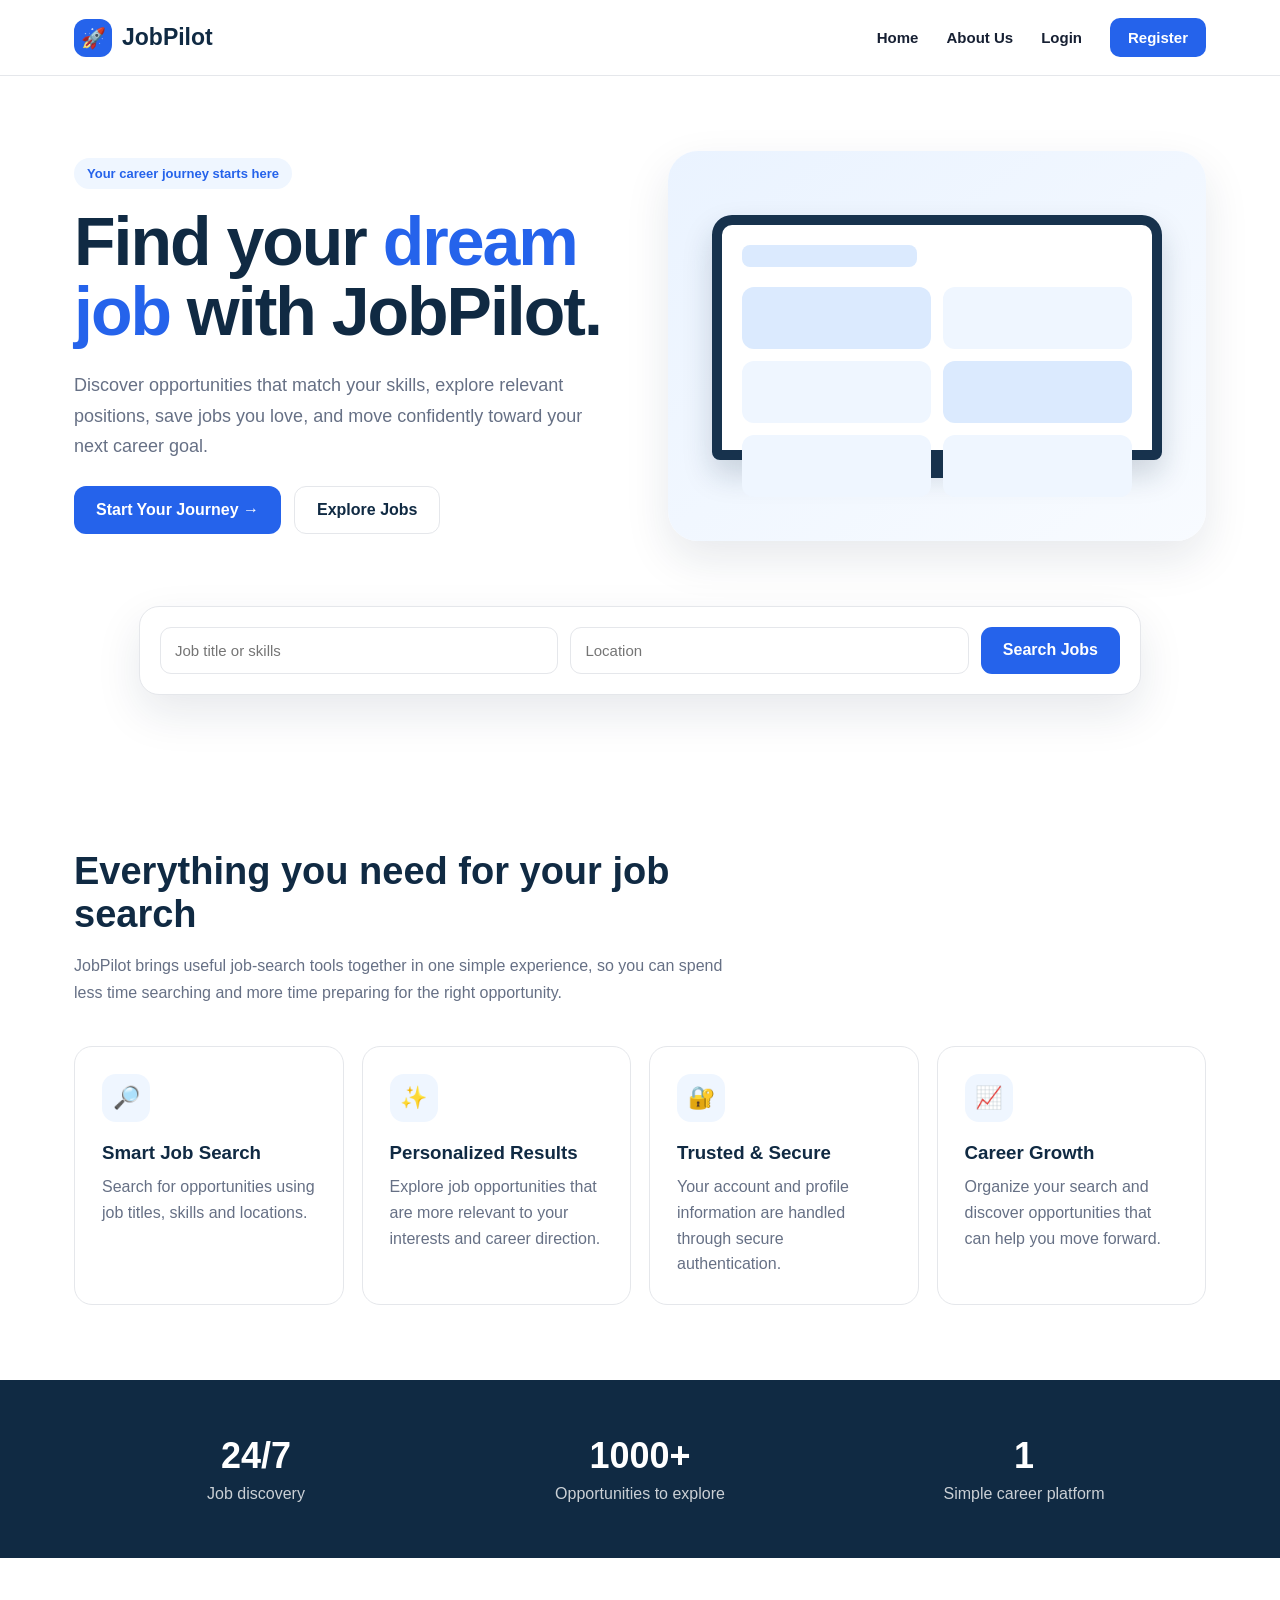
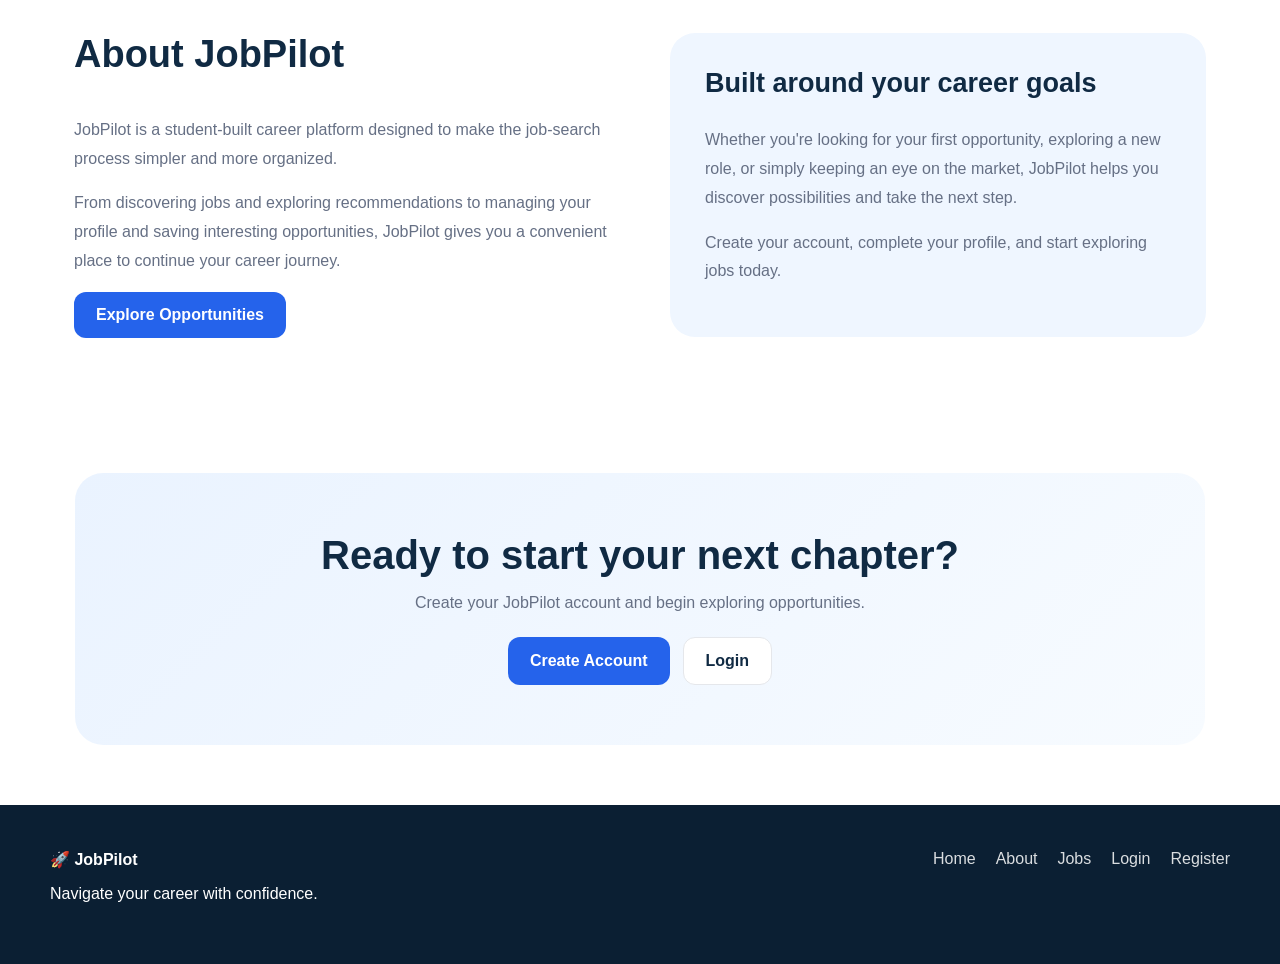
<file: index.html>
<!DOCTYPE html>
<html lang="en">
<head>
  <meta charset="UTF-8">
  <meta name="viewport" content="width=device-width, initial-scale=1.0">
  <meta name="description" content="JobPilot helps you discover relevant job opportunities and take the next step in your career.">
  <title>JobPilot | Find Your Next Opportunity</title>

  <link rel="stylesheet" href="css/home.css">
</head>

<body>

<header class="home-header">
  <nav class="home-nav">
    <a href="index.html" class="home-logo">
      <span class="logo-mark">🚀</span>
      <span>JobPilot</span>
    </a>

    <button
      class="menu-toggle"
      id="menuToggle"
      type="button"
      aria-label="Open navigation menu"
      aria-expanded="false">
      ☰
    </button>

    <div class="home-links" id="homeLinks">
      <a href="index.html">Home</a>
      <a href="#about">About Us</a>
      <a href="login.html">Login</a>
      <a href="register.html" class="nav-button">Register</a>
    </div>
  </nav>
</header>

<main>

  <section class="hero">
    <div>
      <span class="hero-badge">Your career journey starts here</span>

      <h1>
        Find your <span>dream job</span> with JobPilot.
      </h1>

      <p>
        Discover opportunities that match your skills, explore relevant
        positions, save jobs you love, and move confidently toward your
        next career goal.
      </p>

      <div class="hero-actions">
        <a href="register.html" class="primary-btn">Start Your Journey →</a>
        <a href="jobs.html" class="secondary-btn">Explore Jobs</a>
      </div>
    </div>

    <div class="hero-art" aria-hidden="true">
      <div class="laptop">
        <div class="screen">
          <div class="screen-top"></div>

          <div class="screen-row">
            <div class="screen-card large"></div>
            <div class="screen-card"></div>
          </div>

          <div class="screen-row">
            <div class="screen-card"></div>
            <div class="screen-card large"></div>
          </div>

          <div class="screen-row">
            <div class="screen-card"></div>
            <div class="screen-card"></div>
          </div>
        </div>

        <div class="keyboard"></div>
      </div>
    </div>
  </section>

  <section class="search-section">
    <div class="search-box">
      <input
        id="homeJobSearch"
        type="text"
        placeholder="Job title or skills">

      <input
        id="homeLocationSearch"
        type="text"
        placeholder="Location">

      <a id="homeSearchButton" href="jobs.html">Search Jobs</a>
    </div>
  </section>

  <section class="section">
    <div class="section-heading">
      <h2>Everything you need for your job search</h2>
      <p>
        JobPilot brings useful job-search tools together in one simple
        experience, so you can spend less time searching and more time
        preparing for the right opportunity.
      </p>
    </div>

    <div class="features">

      <article class="feature-card">
        <div class="feature-icon">🔎</div>
        <h3>Smart Job Search</h3>
        <p>
          Search for opportunities using job titles, skills and locations.
        </p>
      </article>

      <article class="feature-card">
        <div class="feature-icon">✨</div>
        <h3>Personalized Results</h3>
        <p>
          Explore job opportunities that are more relevant to your interests
          and career direction.
        </p>
      </article>

      <article class="feature-card">
        <div class="feature-icon">🔐</div>
        <h3>Trusted & Secure</h3>
        <p>
          Your account and profile information are handled through secure
          authentication.
        </p>
      </article>

      <article class="feature-card">
        <div class="feature-icon">📈</div>
        <h3>Career Growth</h3>
        <p>
          Organize your search and discover opportunities that can help you
          move forward.
        </p>
      </article>

    </div>
  </section>

  <section class="stats">
    <div class="stats-inner">

      <div class="stat">
        <strong>24/7</strong>
        <span>Job discovery</span>
      </div>

      <div class="stat">
        <strong>1000+</strong>
        <span>Opportunities to explore</span>
      </div>

      <div class="stat">
        <strong>1</strong>
        <span>Simple career platform</span>
      </div>

    </div>
  </section>

  <section class="section" id="about">
    <div class="about">

      <div class="about-copy">
        <div class="section-heading">
          <h2>About JobPilot</h2>
        </div>

        <p>
          JobPilot is a student-built career platform designed to make the
          job-search process simpler and more organized.
        </p>

        <p>
          From discovering jobs and exploring recommendations to managing
          your profile and saving interesting opportunities, JobPilot gives
          you a convenient place to continue your career journey.
        </p>

        <a href="jobs.html" class="primary-btn">Explore Opportunities</a>
      </div>

      <div class="about-card">
        <h3>Built around your career goals</h3>

        <p>
          Whether you're looking for your first opportunity, exploring a new
          role, or simply keeping an eye on the market, JobPilot helps you
          discover possibilities and take the next step.
        </p>

        <p>
          Create your account, complete your profile, and start exploring
          jobs today.
        </p>
      </div>

    </div>
  </section>

  <section class="cta">
    <h2>Ready to start your next chapter?</h2>

    <p>
      Create your JobPilot account and begin exploring opportunities.
    </p>

    <div class="hero-actions" style="justify-content:center;">
      <a href="register.html" class="primary-btn">Create Account</a>
      <a href="login.html" class="secondary-btn">Login</a>
    </div>
  </section>

</main>

<footer>
  <div class="footer-inner">

    <div>
      <strong>🚀 JobPilot</strong>
      <p>Navigate your career with confidence.</p>
    </div>

    <div class="footer-links">
      <a href="index.html">Home</a>
      <a href="#about">About</a>
      <a href="jobs.html">Jobs</a>
      <a href="login.html">Login</a>
      <a href="register.html">Register</a>
    </div>

  </div>
</footer>

<script src="js/home.js"></script>

</body>
</html>
</file>
<file: css/home.css>
:root {
  --navy: #102a43;
  --blue: #2563eb;
  --light-blue: #eff6ff;
  --text: #172033;
  --muted: #667085;
  --white: #ffffff;
  --border: #e5e7eb;
  --shadow: 0 18px 45px rgba(16, 42, 67, 0.10);
}

* {
  box-sizing: border-box;
}

html {
  scroll-behavior: smooth;
}

body {
  margin: 0;
  font-family: Arial, Helvetica, sans-serif;
  color: var(--text);
  background: #fff;
}

a {
  text-decoration: none;
  color: inherit;
}

.home-header {
  position: sticky;
  top: 0;
  z-index: 1000;
  background: rgba(255,255,255,.96);
  border-bottom: 1px solid var(--border);
}

.home-nav {
  max-width: 1180px;
  margin: auto;
  padding: 18px 24px;
  display: flex;
  align-items: center;
  justify-content: space-between;
}

.home-logo {
  display: flex;
  align-items: center;
  gap: 10px;
  font-size: 23px;
  font-weight: 800;
  color: var(--navy);
}

.logo-mark {
  width: 38px;
  height: 38px;
  border-radius: 12px;
  display: grid;
  place-items: center;
  background: var(--blue);
  color: white;
  font-size: 20px;
}

.home-links {
  display: flex;
  align-items: center;
  gap: 28px;
  font-size: 15px;
  font-weight: 600;
}

.home-links a:hover {
  color: var(--blue);
}

.nav-button {
  padding: 11px 18px;
  border-radius: 10px;
  background: var(--blue);
  color: white !important;
}

.menu-toggle {
  display: none;
  border: 0;
  background: transparent;
  font-size: 28px;
  cursor: pointer;
}

.hero {
  max-width: 1180px;
  margin: auto;
  padding: 75px 24px 55px;
  display: grid;
  grid-template-columns: 1fr 1fr;
  gap: 55px;
  align-items: center;
}

.hero-badge {
  display: inline-block;
  padding: 8px 13px;
  border-radius: 30px;
  background: var(--light-blue);
  color: var(--blue);
  font-weight: 700;
  font-size: 13px;
  margin-bottom: 18px;
}

.hero h1 {
  margin: 0;
  font-size: clamp(42px, 6vw, 68px);
  line-height: 1.02;
  letter-spacing: -2px;
  color: var(--navy);
}

.hero h1 span {
  color: var(--blue);
}

.hero p {
  max-width: 570px;
  margin: 24px 0;
  font-size: 18px;
  line-height: 1.7;
  color: var(--muted);
}

.hero-actions {
  display: flex;
  gap: 13px;
  flex-wrap: wrap;
}

.primary-btn,
.secondary-btn {
  display: inline-flex;
  align-items: center;
  justify-content: center;
  padding: 14px 22px;
  border-radius: 12px;
  font-weight: 700;
}

.primary-btn {
  background: var(--blue);
  color: white;
}

.secondary-btn {
  border: 1px solid var(--border);
  background: white;
  color: var(--navy);
}

.hero-art {
  min-height: 390px;
  border-radius: 30px;
  background: linear-gradient(145deg, #eaf3ff, #f8fbff);
  box-shadow: var(--shadow);
  display: flex;
  align-items: center;
  justify-content: center;
  padding: 35px;
}

.laptop {
  width: min(100%, 450px);
}

.screen {
  height: 245px;
  border: 10px solid #17324d;
  border-radius: 20px 20px 8px 8px;
  background: white;
  padding: 20px;
  box-shadow: 0 15px 30px rgba(16,42,67,.18);
}

.screen-top {
  height: 22px;
  width: 45%;
  background: #dbeafe;
  border-radius: 8px;
  margin-bottom: 20px;
}

.screen-row {
  display: grid;
  grid-template-columns: 1fr 1fr;
  gap: 12px;
  margin-bottom: 12px;
}

.screen-card {
  height: 62px;
  border-radius: 12px;
  background: #eff6ff;
}

.screen-card.large {
  background: #dbeafe;
}

.keyboard {
  height: 18px;
  width: 78%;
  margin: 0 auto;
  background: #17324d;
  border-radius: 0 0 15px 15px;
}

.search-section {
  max-width: 1050px;
  margin: 10px auto 80px;
  padding: 0 24px;
}

.search-box {
  background: white;
  border: 1px solid var(--border);
  box-shadow: var(--shadow);
  border-radius: 20px;
  padding: 20px;
  display: grid;
  grid-template-columns: 1fr 1fr auto;
  gap: 12px;
}

.search-box input {
  width: 100%;
  border: 1px solid var(--border);
  border-radius: 11px;
  padding: 14px;
  font-size: 15px;
  outline: none;
}

.search-box input:focus {
  border-color: var(--blue);
}

.search-box a {
  border: 0;
  border-radius: 11px;
  padding: 14px 22px;
  background: var(--blue);
  color: white;
  font-weight: 700;
  text-align: center;
}

.section {
  max-width: 1180px;
  margin: auto;
  padding: 75px 24px;
}

.section-heading {
  max-width: 650px;
  margin-bottom: 40px;
}

.section-heading h2 {
  margin: 0 0 12px;
  color: var(--navy);
  font-size: 38px;
}

.section-heading p {
  color: var(--muted);
  line-height: 1.7;
}

.features {
  display: grid;
  grid-template-columns: repeat(4, 1fr);
  gap: 18px;
}

.feature-card {
  padding: 27px;
  border: 1px solid var(--border);
  border-radius: 18px;
  background: white;
}

.feature-icon {
  width: 48px;
  height: 48px;
  border-radius: 14px;
  background: var(--light-blue);
  display: grid;
  place-items: center;
  color: var(--blue);
  font-size: 22px;
  margin-bottom: 20px;
}

.feature-card h3 {
  margin: 0 0 10px;
  color: var(--navy);
}

.feature-card p {
  color: var(--muted);
  line-height: 1.6;
  margin: 0;
}

.stats {
  background: var(--navy);
  color: white;
}

.stats-inner {
  max-width: 1180px;
  margin: auto;
  padding: 55px 24px;
  display: grid;
  grid-template-columns: repeat(3, 1fr);
  text-align: center;
  gap: 20px;
}

.stat strong {
  display: block;
  font-size: 36px;
  margin-bottom: 8px;
}

.stat span {
  opacity: .78;
}

.about {
  display: grid;
  grid-template-columns: 1fr 1fr;
  gap: 60px;
  align-items: center;
}

.about-card {
  padding: 35px;
  border-radius: 25px;
  background: var(--light-blue);
}

.about-card h3 {
  color: var(--navy);
  font-size: 27px;
  margin-top: 0;
}

.about-card p,
.about-copy p {
  color: var(--muted);
  line-height: 1.8;
}

.cta {
  max-width: 1130px;
  margin: 60px auto;
  padding: 60px 30px;
  border-radius: 28px;
  background: linear-gradient(135deg, #eaf3ff, #f7fbff);
  text-align: center;
}

.cta h2 {
  margin: 0 0 15px;
  font-size: 40px;
  color: var(--navy);
}

.cta p {
  color: var(--muted);
  margin-bottom: 25px;
}

footer {
  background: #0b1f33;
  color: white;
  padding: 45px 24px;
}

.footer-inner {
  max-width: 1180px;
  margin: auto;
  display: flex;
  justify-content: space-between;
  gap: 30px;
  flex-wrap: wrap;
}

.footer-links {
  display: flex;
  gap: 20px;
  flex-wrap: wrap;
  opacity: .85;
}

@media (max-width: 850px) {
  .home-links {
    display: none;
    position: absolute;
    top: 75px;
    left: 15px;
    right: 15px;
    padding: 20px;
    background: white;
    border: 1px solid var(--border);
    border-radius: 15px;
    box-shadow: var(--shadow);
    flex-direction: column;
    align-items: stretch;
  }

  .home-links.open {
    display: flex;
  }

  .menu-toggle {
    display: block;
  }

  .hero,
  .about {
    grid-template-columns: 1fr;
  }

  .hero {
    padding-top: 45px;
  }

  .features {
    grid-template-columns: 1fr 1fr;
  }

  .search-box {
    grid-template-columns: 1fr;
  }
}

@media (max-width: 550px) {
  .home-nav {
    padding: 14px 18px;
  }

  .hero {
    padding: 40px 18px;
  }

  .hero h1 {
    font-size: 43px;
  }

  .hero p {
    font-size: 16px;
  }

  .hero-art {
    min-height: 280px;
    padding: 20px;
  }

  .screen {
    height: 180px;
    padding: 12px;
  }

  .search-section,
  .section {
    padding-left: 18px;
    padding-right: 18px;
  }

  .features {
    grid-template-columns: 1fr;
  }

  .stats-inner {
    grid-template-columns: 1fr;
    gap: 35px;
  }

  .section-heading h2 {
    font-size: 32px;
  }

  .cta {
    margin: 35px 18px;
  }

  .cta h2 {
    font-size: 31px;
  }
}
</file>
